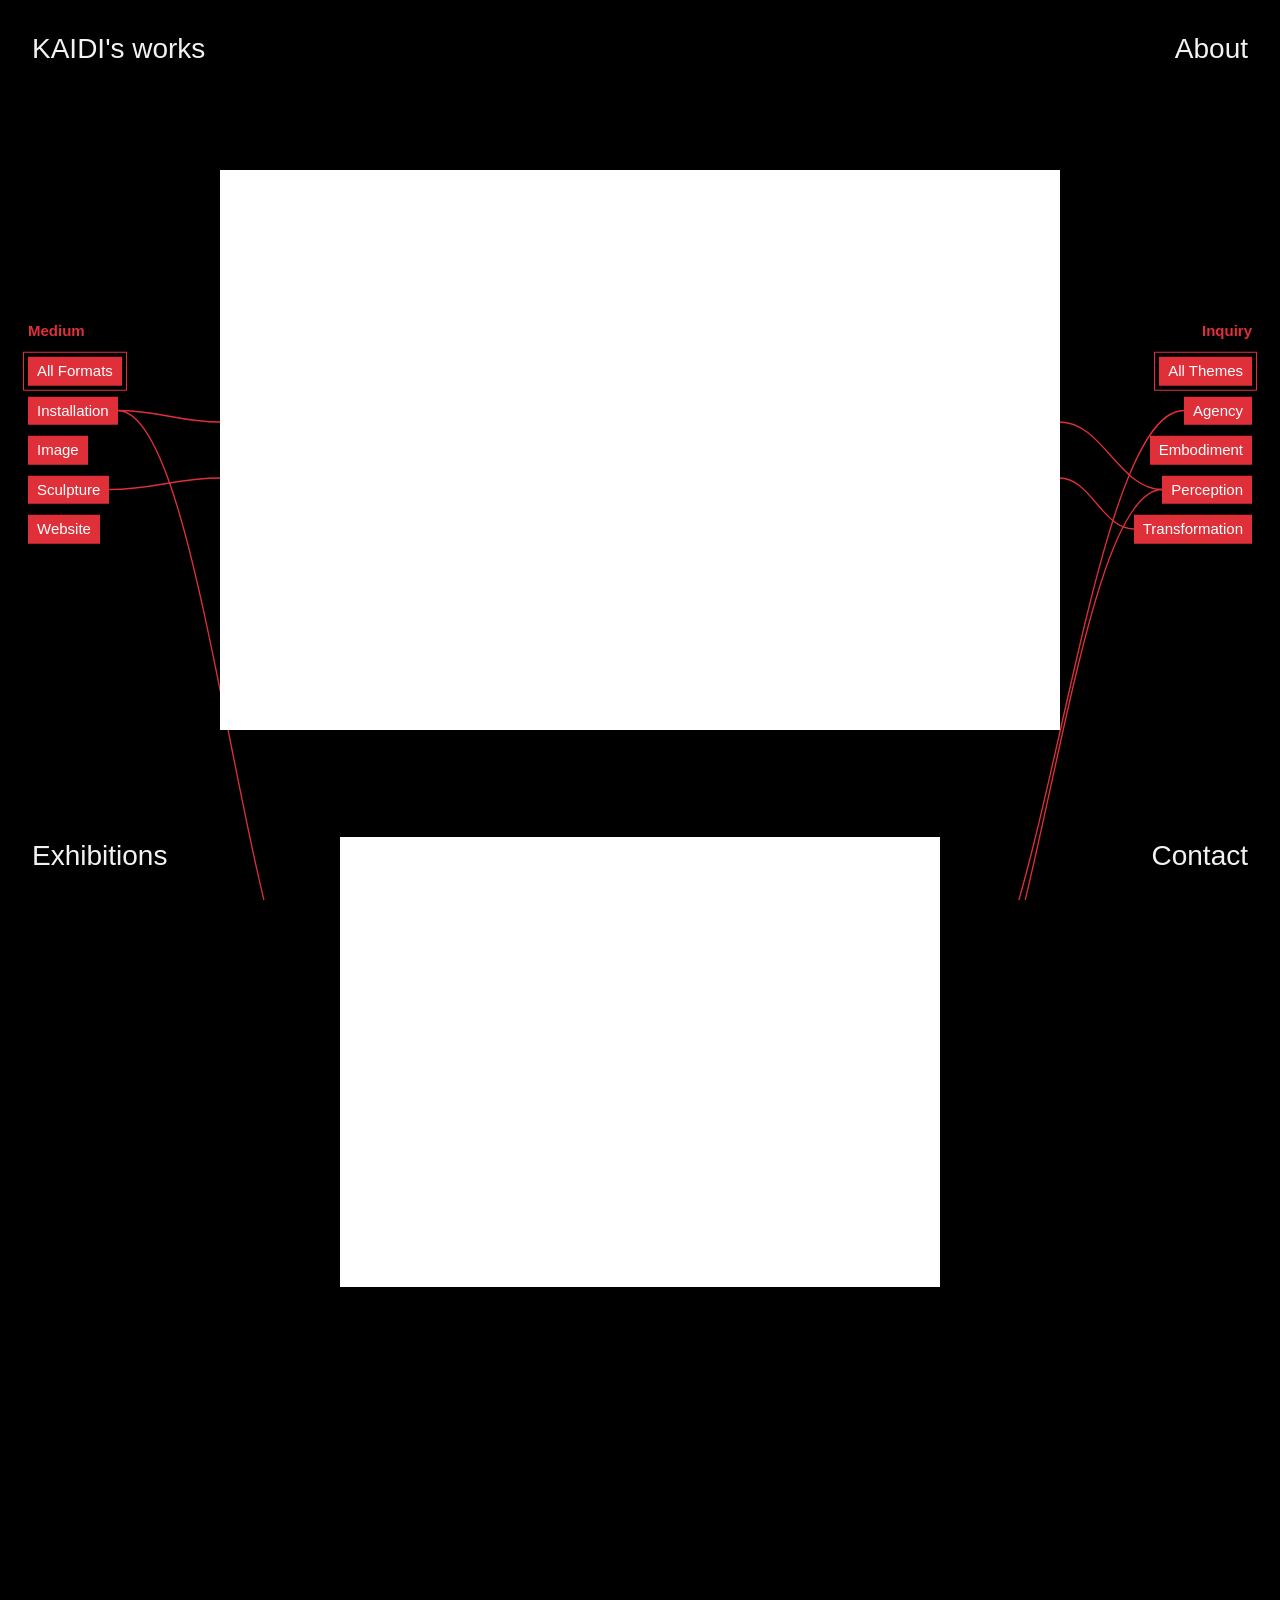
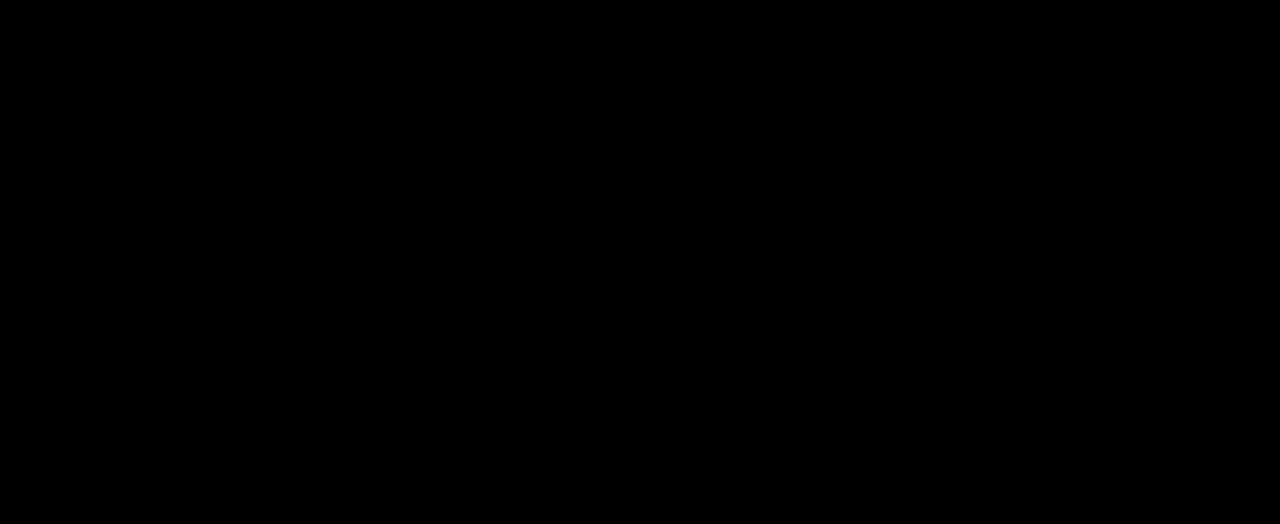
<file: index.html>
<!doctype html>
<html lang="en"><head><meta charset="utf-8"><meta name="viewport" content="width=device-width,initial-scale=1"><meta name="description" content="KAIDI — artist portfolio"><title>KAIDI</title><link rel="stylesheet" href="assets/css/style.css?v=24"><script type="module" src="assets/js/home.js?v=24"></script><link rel="icon" type="image/png" href="assets/images/favicon.png?v=24"></head><body><a class="skip" href="#projects">Skip to projects</a><nav class="corner-nav" aria-label="Main navigation"><a class="corner home" href="./">KAIDI's works</a><a class="corner about" href="about.html">About</a><a class="corner exhibitions" href="exhibitions.html">Exhibitions</a><a class="corner contact" href="contact.html">Contact</a></nav><nav class="categories formats" aria-label="Filter by medium"><h2>Medium</h2><div id="formats"></div></nav><nav class="categories inquiries" aria-label="Filter by inquiry"><h2>Inquiry</h2><div id="inquiries"></div></nav><svg id="connections" aria-hidden="true"></svg><main id="projects" tabindex="-1"><p class="status" role="status">Loading projects…</p></main></body></html>
</file>
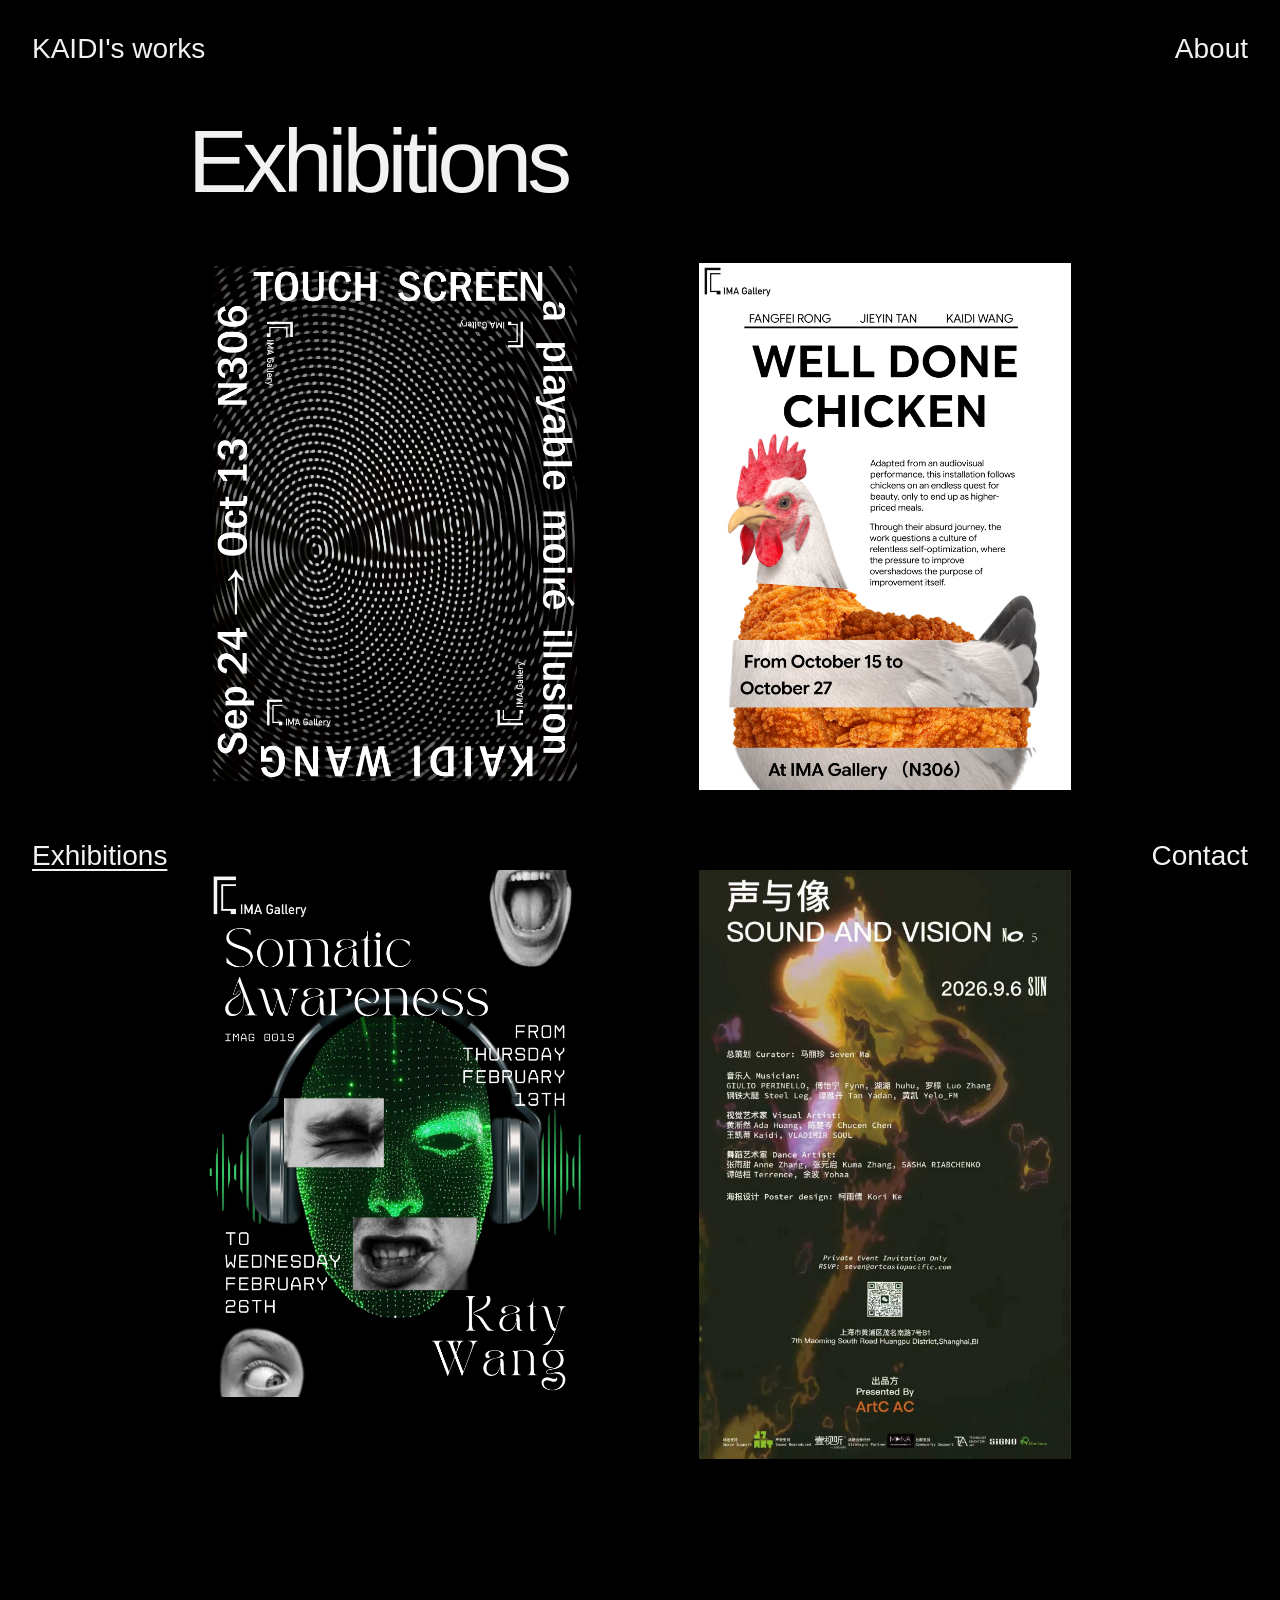
<file: exhibitions.html>
<!doctype html>
<html lang="en"><head><meta charset="utf-8"><meta name="viewport" content="width=device-width,initial-scale=1"><title>KAIDI's Exhibitions</title><link rel="stylesheet" href="assets/css/style.css?v=24"><link rel="icon" type="image/png" href="assets/images/favicon.png?v=24"><script type="module" src="assets/js/exhibitions.js?v=24"></script></head><body><nav class="corner-nav" aria-label="Main navigation"><a class="corner home" href="./">KAIDI's works</a><a class="corner about" href="about.html">About</a><a class="corner exhibitions" href="exhibitions.html" aria-current="page">Exhibitions</a><a class="corner contact" href="contact.html">Contact</a></nav><main class="detail"><h1>Exhibitions</h1><section class="poster-grid" aria-label="Exhibition posters"><p role="status">Loading posters…</p></section></main></body></html>
</file>
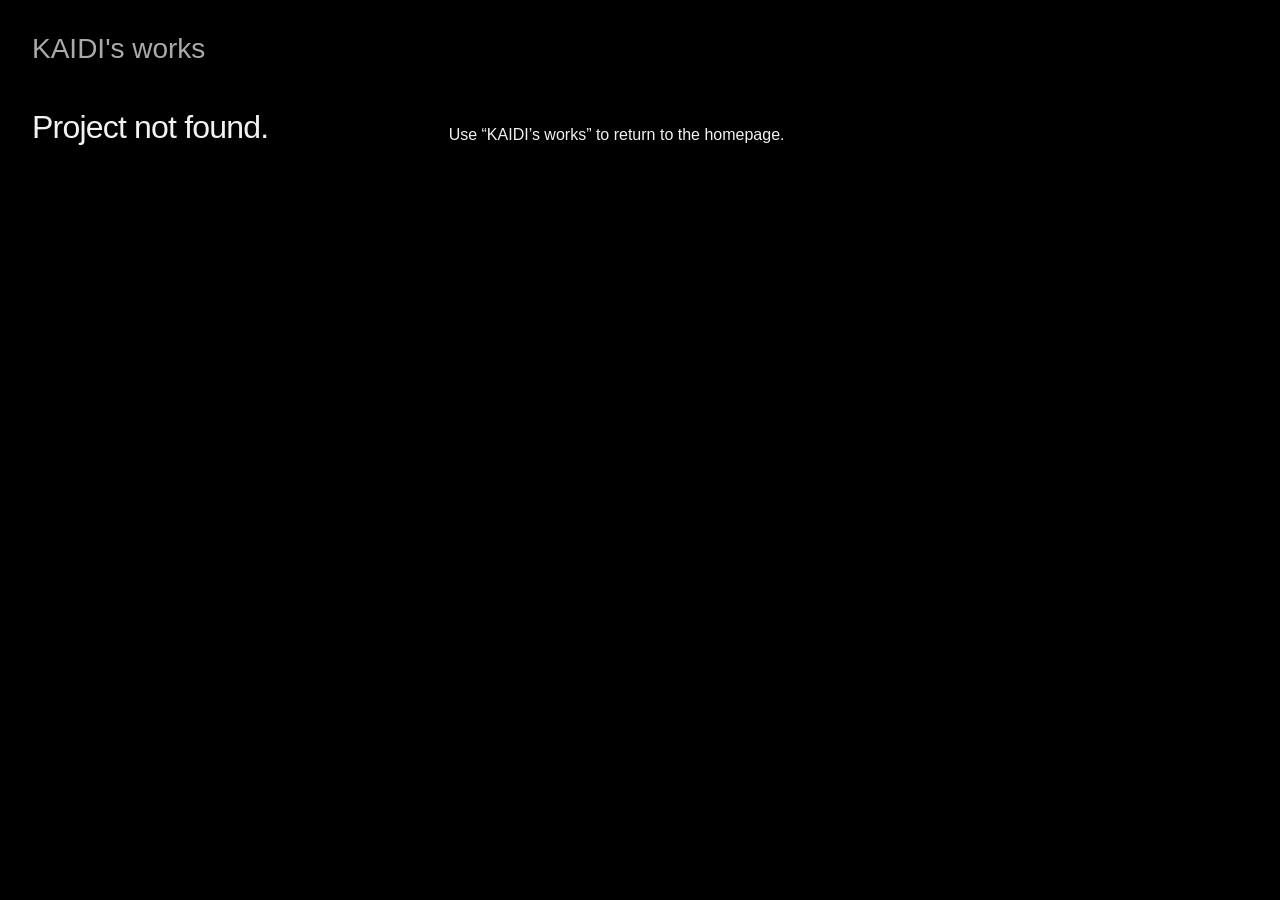
<file: project.html>
<!doctype html><html lang="en"><head><meta charset="utf-8"><meta name="viewport" content="width=device-width,initial-scale=1"><title>KAIDI's Project</title><link rel="stylesheet" href="assets/css/style.css?v=24"><script type="module" src="assets/js/project.js?v=24"></script><link rel="icon" type="image/png" href="assets/images/favicon.png?v=24"></head><body class="project-page"><nav class="corner-nav" aria-label="Main navigation"><a class="corner home" href="./">KAIDI's works</a></nav><main id="project-detail" class="detail"><p role="status">Loading project…</p></main></body></html>
</file>
<file: assets/css/style.css>
*{box-sizing:border-box} :root{--red:#df303a;--background:#000;--text:#f2f2f2;--muted:#aaa;color-scheme:dark}html{background:var(--background);color:var(--text);font-family:Helvetica,Arial,sans-serif}body{margin:0}a{color:inherit;text-decoration:none}button{font:inherit}a:focus-visible,button:focus-visible{outline:2px solid var(--text);outline-offset:5px}.categories{position:fixed;top:38%;z-index:4;width:155px}.formats{left:28px}.inquiries{right:28px;text-align:right}.categories h2{font-size:12px;font-weight:400;margin:0 0 18px;color:var(--muted)}.categories>div{display:flex;flex-direction:column;align-items:flex-start;gap:11px}.inquiries>div{align-items:flex-end}.categories button{cursor:pointer;border:0;background:var(--red);color:white;padding:6px 9px;font-size:15px;line-height:1.1}.categories button[aria-pressed=true]{outline:1px solid var(--red);outline-offset:4px}.categories button:hover{background:#bf202a}#projects{position:relative;z-index:2;width:calc(100% - 440px);max-width:1000px;margin:0 auto}.project{min-height:calc(100svh - 80px);display:flex;flex-direction:column;justify-content:center;padding:70px 0}.project-link{display:block;position:relative;width:fit-content;max-width:100%;margin:0 auto}.project img{display:block;width:auto;max-width:100%;height:auto;max-height:72svh;border:1px solid var(--red)}.project-title{position:absolute;inset:0;display:flex;align-items:center;justify-content:center;font-size:clamp(24px,3vw,48px);letter-spacing:-1px;color:white;background:#0003;opacity:0;transition:opacity .18s;text-align:center;padding:20px}.project-link:hover .project-title,.project-link:focus-visible .project-title{opacity:1}#connections{position:fixed;inset:0;width:100%;height:100%;z-index:1;pointer-events:none;overflow:hidden}.status{min-height:65svh;display:grid;place-content:center;text-align:center}.detail{max-width:960px;margin:110px auto;padding:0 28px}.detail h1{font-size:clamp(40px,7vw,90px);letter-spacing:-.055em;font-weight:400;margin-bottom:20px}.detail .year{color:var(--muted)}.detail .description{white-space:pre-line;max-width:650px;line-height:1.6;margin:50px 0}.detail img,.detail video{display:block;width:100%;height:auto;margin:36px 0}.detail .credits{white-space:pre-line;color:var(--muted);font-size:13px}.skip{position:fixed;top:-100px;left:20px;z-index:10;background:var(--background);padding:10px}.skip:focus{top:10px}@media(hover:none){.project-title{opacity:1;background:transparent;inset:auto 0 12px;text-shadow:0 1px 6px #000;font-size:25px}}@media(max-width:700px){.categories{top:76px;width:50%;padding:14px 10px 15px;background:var(--background);left:0;right:auto}.inquiries{left:50%}.categories h2{margin-bottom:12px}.categories>div{flex-direction:row;flex-wrap:wrap;gap:10px}.inquiries>div{justify-content:flex-end}.categories button{font-size:11px;padding:5px}.categories h2{font-size:10px}#projects{width:calc(100% - 54px);padding-top:140px}.project{min-height:75svh;padding:55px 0}.project img{max-height:60svh}.detail{margin-top:75px}}@media(prefers-reduced-motion:reduce){*{transition:none!important}}
/* Persistent, unfolded navigation on every page. */
.corner{position:fixed;z-index:8;font-size:17px;line-height:1.15;background:var(--background);padding:5px 0}
.corner.home{top:23px;left:32px;font-size:25px;letter-spacing:-1px}
.corner.about{top:28px;right:32px}
.corner.exhibitions{bottom:23px;left:32px}
.corner.contact{bottom:23px;right:32px}
.corner[aria-current="page"]{text-decoration:underline;text-underline-offset:4px}
.corner:hover{text-decoration:underline;text-underline-offset:4px}
.detail{margin-bottom:110px}
@media(max-width:700px){.corner{font-size:15px}.corner.home{left:20px;top:15px;font-size:25px}.corner.about{right:20px;top:20px}.corner.exhibitions{left:20px;bottom:15px}.corner.contact{right:20px;bottom:15px}}

/* Corner hierarchy and compact project-page headings. */
.categories h2{color:var(--red)}
.corner{font-size:24px}
.corner.home{font-size:36px;top:19px}
#project-detail h1{font-size:clamp(26px,3vw,40px);letter-spacing:-.025em}
@media(max-width:700px){.corner{font-size:19px}.corner.home{font-size:29px;top:13px}}

.categories h2{font-size:15px;line-height:1.1}
@media(max-width:700px){.categories h2{font-size:11px}}

/* Images grow toward the viewport center without changing their layout slots. */
#projects{padding-top:16svh;padding-bottom:16svh}
.project{height:68svh;min-height:0;padding:0;margin:0;display:flex;justify-content:center}
.project-link{transform-origin:center;will-change:transform}
.project img{max-height:64svh}
@media(max-width:700px){#projects{padding-top:16svh;padding-bottom:16svh}.project{height:68svh}.project img{max-height:54svh}}
@media(prefers-reduced-motion:reduce){.project-link{transform:none!important;will-change:auto}}

/* Center the five-button stacks, with headings outside their measured height. */
@media(min-width:701px){
 .categories{top:50%;transform:translateY(-50%)}
 .categories h2{position:absolute;bottom:100%;left:0;right:0;margin:0 0 18px}
}

.video-cover{position:relative;width:min(100%,calc(64svh * 16 / 9));max-height:64svh;border:1px solid var(--red);overflow:hidden;background:#111}
.project-link:has(.video-cover){width:100%;display:flex;justify-content:center}
.project-link:has(.video-cover) .project-title{inset:0;max-width:calc(64svh * 16 / 9);margin:auto}
.project .cover-poster{position:absolute;inset:0;width:100%;height:100%;max-height:none;object-fit:contain;border:0}
.cover-player{position:absolute;inset:0;width:100%;height:100%;border:0;pointer-events:none;opacity:0}
.cover-player.is-loaded{opacity:1}
.video-embed{position:relative;width:100%;margin:36px 0 10px;background:#111}
.video-embed iframe{position:absolute;inset:0;width:100%;height:100%;border:0}
.video-fallback{font-size:12px;text-decoration:underline;text-underline-offset:3px;display:inline-block;margin-bottom:26px}
.project-facts{font-size:14px;line-height:1.6;margin:30px 0}
@media(max-width:700px){.video-cover{width:min(100%,calc(54svh * 16 / 9));max-height:54svh}.project-link:has(.video-cover) .project-title{max-width:calc(54svh * 16 / 9)}}

/* Match the source's 3:2 frame; no letterboxing or decorative outlines. */
.project img,.video-cover{border:0}
.video-cover{width:min(100%,calc(64svh * 1.5));background:var(--background)}
.cover-player{opacity:1}
.project-link:has(.video-cover) .project-title{max-width:calc(64svh * 1.5)}
.video-embed{background:transparent;border:0;margin:36px 0}
@media(max-width:700px){.video-cover{width:min(100%,calc(54svh * 1.5))}.project-link:has(.video-cover) .project-title{max-width:calc(54svh * 1.5)}}

.categories h2{font-weight:700}
:root{--cover-max-height:64svh}
.video-cover{width:100%}
.project-link:has(.video-cover) .project-title{max-width:none}
@media(max-width:700px){:root{--cover-max-height:54svh}.video-cover{width:100%}.project-link:has(.video-cover) .project-title{max-width:none}}


/* Shared edge crop applies to current and future embedded videos. */
.video-cover,.video-embed{overflow:hidden}
.cover-player,.video-embed iframe{transform:scale(1.008);transform-origin:center}
.text-page{max-width:830px;margin:0 auto;padding:clamp(135px,19svh,200px) 32px 120px}
.visually-hidden{position:absolute;width:1px;height:1px;margin:-1px;padding:0;overflow:hidden;clip-path:inset(50%);white-space:nowrap;border:0}
.about-statement p{font-size:clamp(18px,1.7vw,23px);line-height:1.55;letter-spacing:-.015em;margin:0 0 30px}
.about-statement .statement-opening{font-size:clamp(25px,2.7vw,36px);line-height:1.3;letter-spacing:-.035em;margin-bottom:42px}
.contact-page{max-width:830px;padding-top:clamp(165px,28svh,290px)}
.contact-list{margin:0}
.contact-row{margin:0 0 54px}
.contact-row dt{font-size:14px;color:var(--muted);margin:0 0 12px}
.contact-row dd{margin:0;font-size:clamp(23px,3vw,38px);line-height:1.3;letter-spacing:-.025em;overflow-wrap:anywhere}
.contact-row a:hover{color:var(--red)}
@media(max-width:700px){.text-page{padding:120px 28px 100px}.about-statement .statement-opening{margin-bottom:30px}.contact-page{padding-top:180px}}

/* Keep page titles consistent and center each complete text block vertically. */
#project-detail .project-facts{color:var(--muted)}
.text-page,.contact-page{min-height:100svh;display:flex;flex-direction:column;justify-content:center;padding:110px 32px;margin:0 auto}
.page-heading{font-size:clamp(40px,7vw,90px);font-weight:400;letter-spacing:-.055em;line-height:1.1;margin:0 0 40px}
.about-statement .statement-opening{font-size:clamp(18px,1.7vw,23px);line-height:1.55;letter-spacing:-.015em;margin-bottom:30px}
.about-statement p:last-child,.contact-row:last-child{margin-bottom:0}
@media(max-width:700px){.text-page,.contact-page{padding:100px 28px}.page-heading{margin-bottom:32px}}

/* Anchor titles independently; center only page content. */
.text-page,.contact-page{position:relative;display:block;min-height:100svh;max-width:960px;margin:0 auto;padding:0 28px}
.page-heading{position:absolute;top:110px;left:28px;font-size:clamp(40px,7vw,90px);font-weight:400;letter-spacing:-.055em;line-height:normal;margin:0}
.about-statement,.contact-list{max-width:766px;margin:0 auto;min-height:100svh;display:flex;flex-direction:column;justify-content:center;padding:240px 0 110px}
#project-detail .project-facts{margin:12px 0 30px}
@media(min-height:800px) and (min-width:701px){.about-statement,.contact-list{padding:0}}
@media(max-width:700px){.page-heading{top:75px}.about-statement,.contact-list{padding:170px 0 100px}}

.poster-grid{display:grid;grid-template-columns:repeat(2,minmax(0,1fr));gap:56px 40px;margin-top:50px;padding-bottom:70px;align-items:start}
.exhibition-poster{margin:0}
.poster-grid img{display:block;width:100%;height:auto;margin:0;border:0}
@media(max-width:700px){.poster-grid{grid-template-columns:1fr;gap:40px;margin-top:38px;padding-bottom:50px}}

/* Project documentation: quiet home link, left text, generous right media. */
.project-page .corner.home{color:var(--muted);background:transparent}
#project-detail.detail{max-width:none;margin:0;padding:110px 32px 64px;display:grid;grid-template-columns:minmax(240px,29%) minmax(0,1fr);gap:5vw;align-items:start}
#project-detail .project-info{position:sticky;top:110px;max-height:calc(100svh - 140px);overflow-y:auto;scrollbar-width:thin;padding-right:8px}
#project-detail h1{font-size:clamp(26px,2.5vw,40px);line-height:1.1;margin:0 0 18px;overflow-wrap:anywhere}
#project-detail .year{margin:0 0 10px;font-size:14px}
#project-detail .credits{font-size:14px;line-height:1.5;margin:0 0 12px}
#project-detail .project-facts{margin:0 0 16px}
#project-detail .description{font-size:16px;line-height:1.55;margin:48px 0 0;max-width:none}
.project-media{min-width:0;display:flex;flex-direction:column;gap:32px}
#project-detail .project-media>img,#project-detail .project-media>video,#project-detail .project-media>.video-embed{width:100%;height:auto;margin:0;display:block}
#project-detail .project-media>.video-embed{height:auto;flex-shrink:0}
@media(max-width:700px){
 #project-detail.detail{display:block;padding:95px 20px 40px}
 #project-detail .project-info{position:static;max-height:none;overflow:visible;padding:0;margin-bottom:36px}
 #project-detail .description{margin-top:28px}
 .project-media{gap:20px}
}

/* Balance the left project column against the scrolling documentation. */
@media(min-width:701px){
 #project-detail .project-info{height:calc(100svh - 142px);max-height:calc(100svh - 142px);display:flex;flex-direction:column;justify-content:safe flex-end}
 #project-detail .project-info>*{flex-shrink:0}
}
.poster-grid{column-gap:76px;row-gap:80px;justify-items:center}
.exhibition-poster{width:90%}
@media(max-width:700px){.poster-grid{gap:56px}.exhibition-poster{width:92%}}

/* Equal-size navigation; the project return link keeps its muted tone. */
.corner,.corner.home{font-size:28px;letter-spacing:normal}
.corner.home{top:28px}
@media(max-width:700px){.corner,.corner.home{font-size:21px}.corner.home{top:20px}}
</file>
